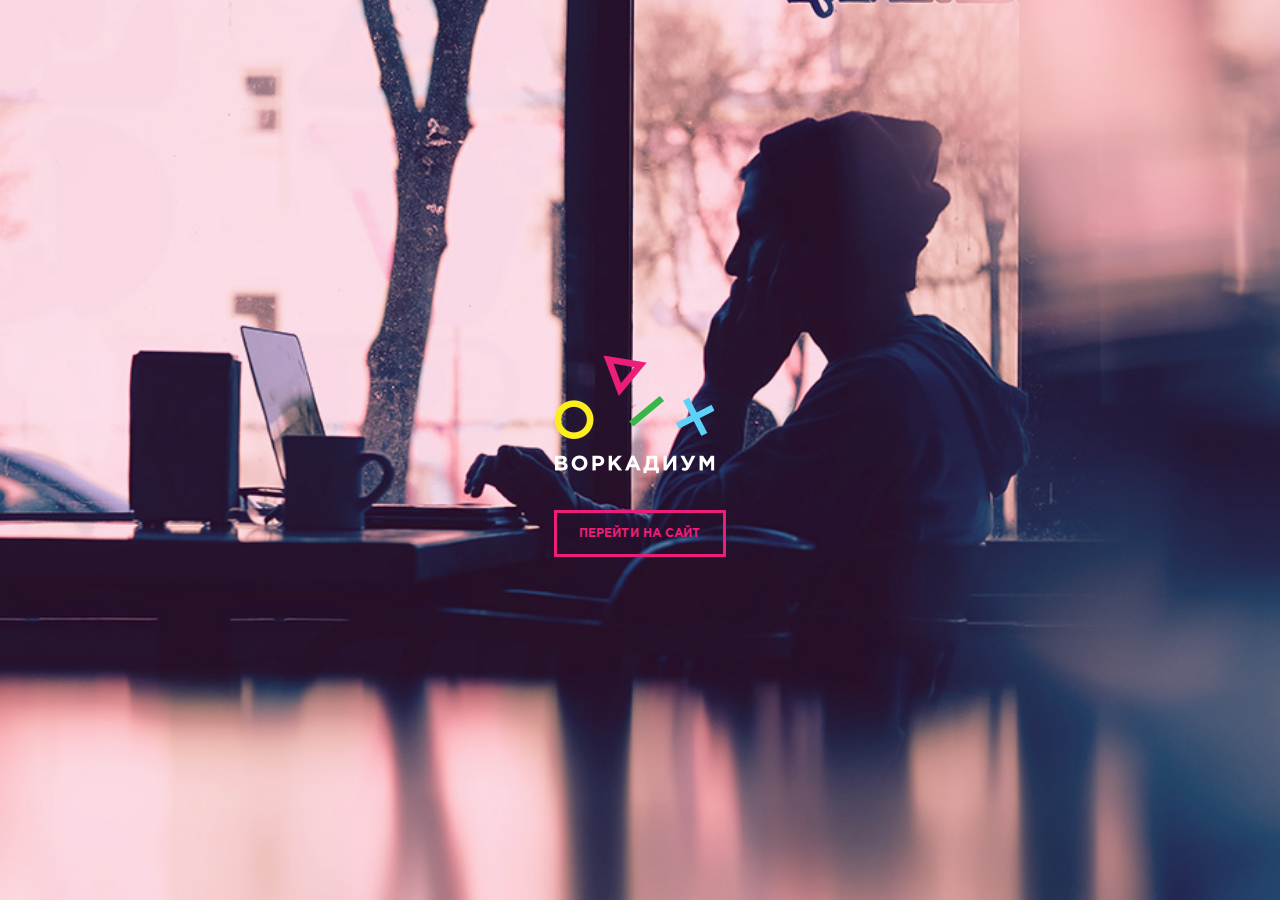
<file: index.html>
<!DOCTYPE html>
<html lang="ru">
<head>
  <meta charset="UTF-8">
  <meta name="viewport" content="width=device-width, initial-scale=1.0">
  <meta http-equiv="X-UA-Compatible" content="ie=edge">
    <link rel="stylesheet" href="./css/index.css">
  <title>Welcome</title>
</head>
<body>
  <div class="wrapping">
    <div class="introcontent">
      <div class="container introcontent__container">
        
        <div class="intro__сontent">
              
          <div class="intro__logo">
              <img src="./img/logo.png" class="intro__logo-image" alt="Logo">
            </div>
            
              <div class="intro__button">
                <!-- <button type="submit" class="main__button-send" >Перейти на сайт</button> -->
                <a href="./main.html" class="intro__button-send" >Перейти на сайт</a>
              </div>
          
                      
        </div>

        

      </div>
    </div>
  </div>
</body>
</html>
</file>
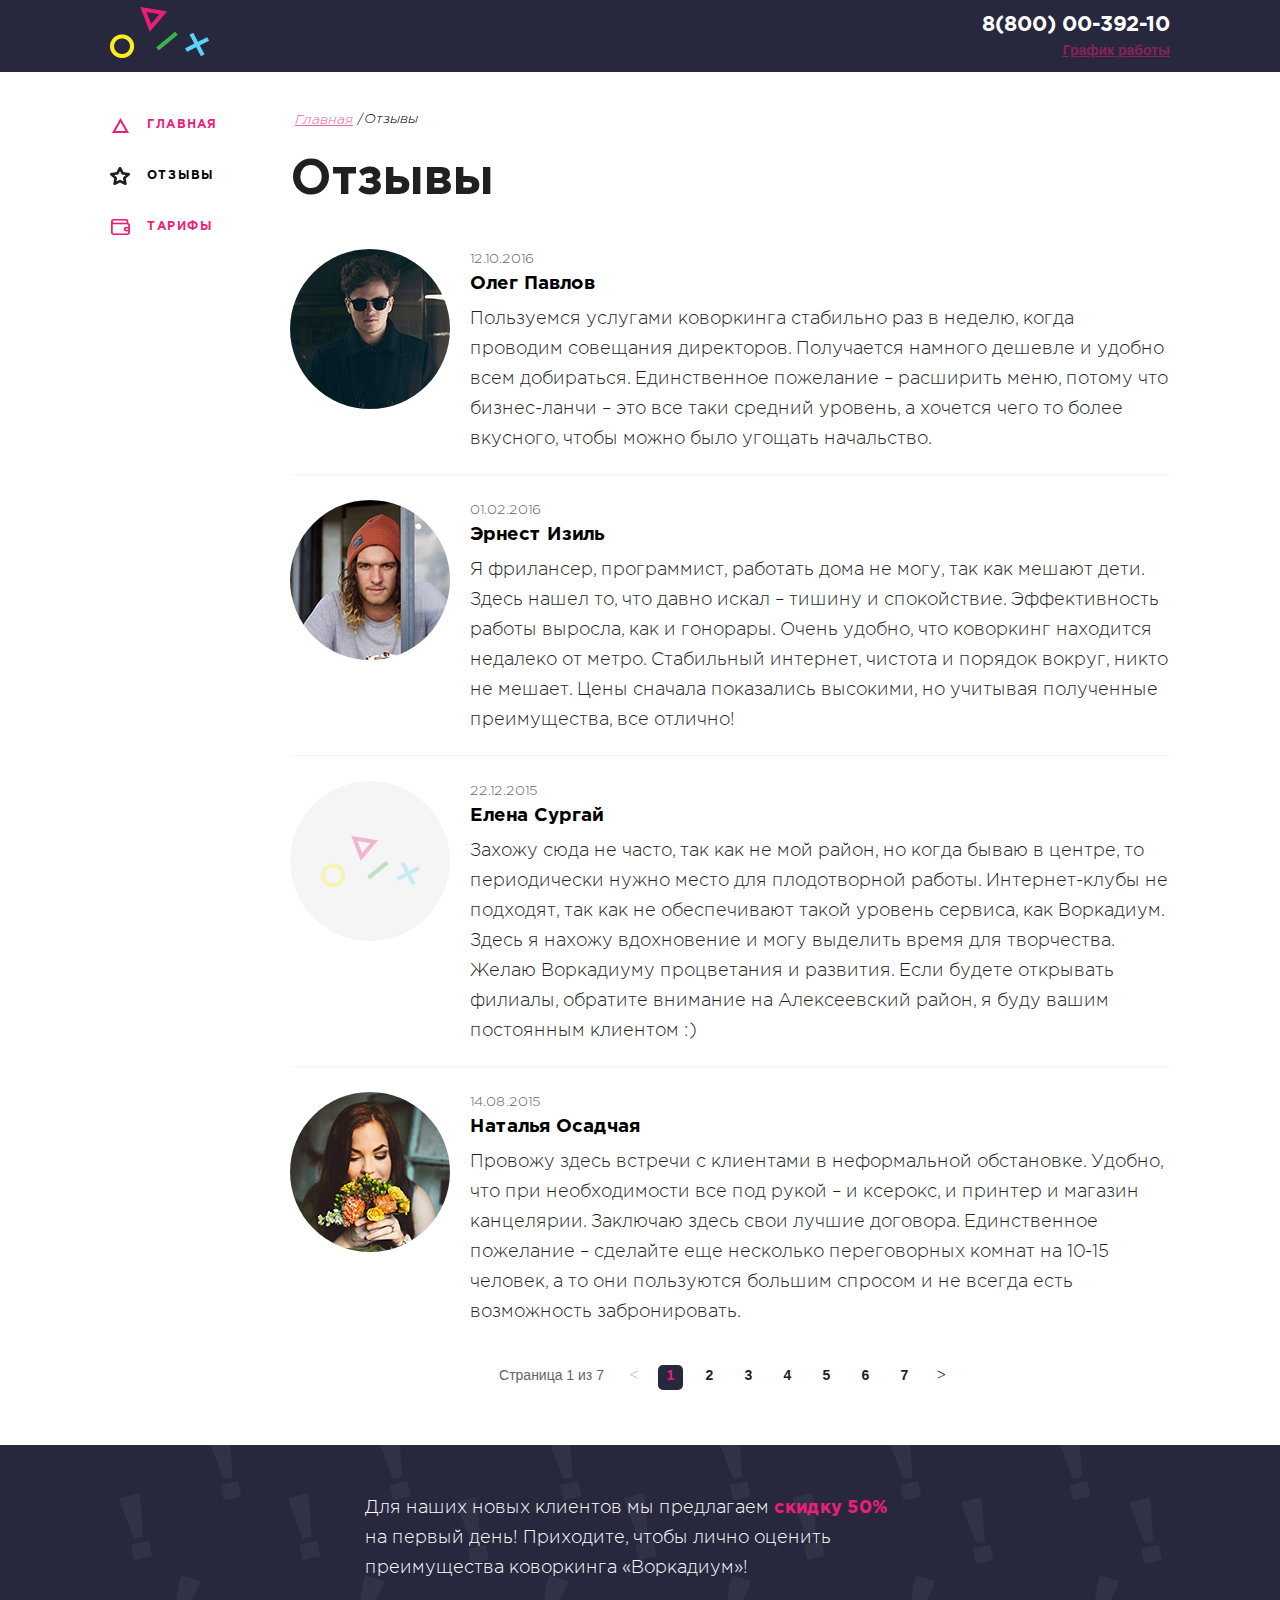
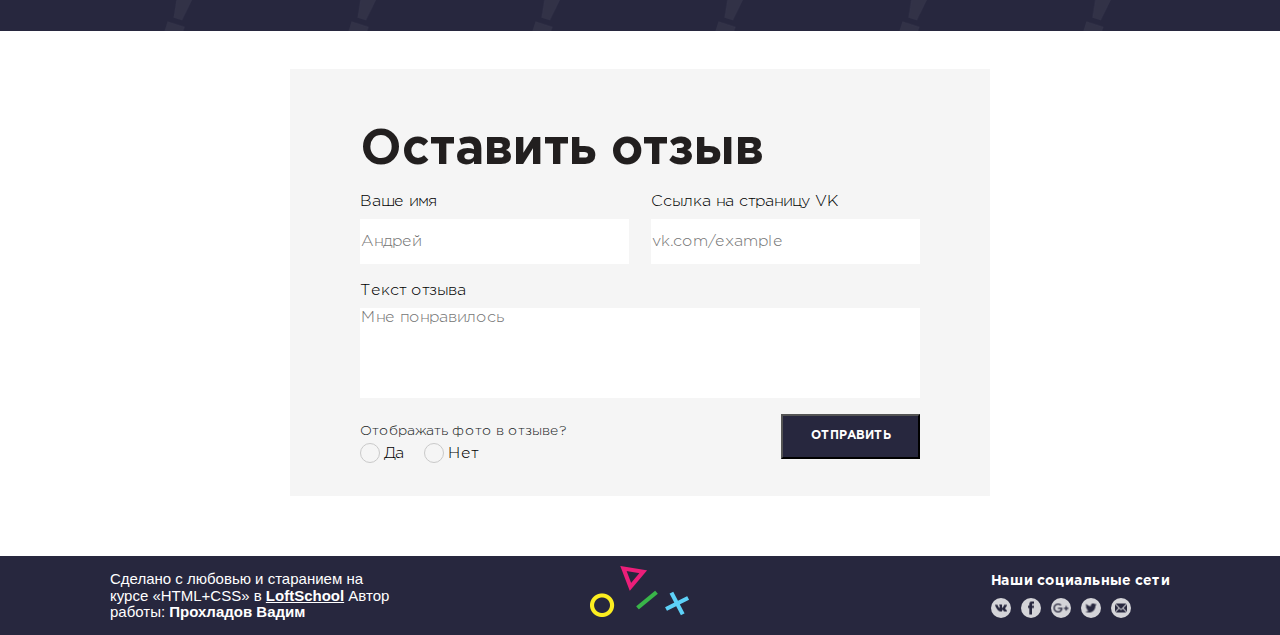
<file: comments.html>
<!DOCTYPE html>
<html lang="ru">
<head>
  <meta charset="UTF-8">
  <meta name="viewport" content="width=device-width, initial-scale=1.0">
  <meta http-equiv="X-UA-Compatible" content="ie=edge">
  <link rel="stylesheet" href="./css/new.css">
  <title>Отзывы</title>
</head>
<body>
  <div class="wrapper">

    <header class="header">
        <div class="container header__container">
            <a href="./main.html" class="logo">
              <img src="img/logo-fig.png" class="logo__image" alt="Логотип">
            </a>
            <address class="contacts">
              <a href="tel:+78000039210" class="contacts__phone">8(800) 00-392-10</a>
              <div class="contacts__schedule">График работы</div>
            </address>
            </div>
    </header>

    <div class="mainconent">
      
      <div class="container maincontent__container">
        <aside class="sidebar">
          <nav class="menu">
            <ul class="menu__list">
              <li class="menu__item">
                
                <a href="./main.html" class="menu__link menu__link--main ">ГЛАВНАЯ</a>
              </li>
              <li class="menu__item">
                
                <a href="#" class="menu__link menu__link--comments menu__link--comments-active">ОТЗЫВЫ</a>
              </li>
              <li class="menu__item">
                
                <a href="./prices.html" class="menu__link menu__link--tarriffs">ТАРИФЫ</a>
              </li>
            </ul>
          </nav>
        </aside>

        <main class="page">

          <!-- Главная/отзывы -->

          <nav class="breadcrumbs">
            <ul class="breadcrumbs__list">
              <li class="breadcrumbs__item">
                <a href="./main.html" class="breadcrumbs__link breadcrumbs__link--unactive">Главная</a>
                </li>
              <li class="breadcrumbs__item">
                <a href="#" class="breadcrumbs__link breadcrumbs__link--active">Отзывы</a>
              </li>
            </ul>
          </nav>
          <!-- Отзывы -->

          <div class="feed">
              <h1 class="main__title">Отзывы</h1>
              <ul class="news__list">
                <li class="news__item ">
                  <div class="news__pic">
                    <img src="img/comments_1.jpg" alt="Пользователь" class="news__avatar"></div>
                  <div class="news__desc">
                    <div class="news__date">12.10.2016</div>
                    <h3 class="news__title">Олег Павлов</h3>
                    <p class="news__text">Пользуемся услугами коворкинга стабильно раз в неделю, когда проводим совещания директоров. Получается намного дешевле и удобно всем добираться. Единственное пожелание – расширить меню, потому что бизнес-ланчи – это все таки средний уровень, а хочется чего то более вкусного, чтобы можно было угощать начальство.
                    </p>
                  </div>
                </li>
                <li class="news__item">
                  <div class="news__pic">
                    <img src="img/comments_2.jpg" alt="Пользователь" class="news__avatar"></div>
                  <div class="news__desc">
                    <div class="news__date">01.02.2016</div>
                    <h3 class="news__title">Эрнест Изиль</h3>
                    <p class="news__text">Я фрилансер, программист, работать дома не могу, так как мешают дети. Здесь нашел то, что давно искал – тишину и спокойствие. Эффективность работы выросла, как и гонорары. Очень удобно, что коворкинг находится недалеко от метро. Стабильный интернет, чистота и порядок вокруг, никто не мешает. Цены сначала показались высокими, но учитывая полученные преимущества, все отлично!
                    </p>
                    
                  </div>
                </li>
                <li class="news__item">
                  <div class="news__pic">
                    <div class="news__avatar news__avatar--round news__avatar--icon"></div></div>
                  <div class="news__desc">
                    <div class="news__date">22.12.2015</div>
                    <h3 class="news__title">Елена Сургай</h3>
                    <p class="news__text">Захожу сюда не часто, так как не мой район, но когда бываю в центре, то периодически нужно место для плодотворной работы. Интернет-клубы не подходят, так как не обеспечивают такой уровень сервиса, как Воркадиум. Здесь я нахожу вдохновение и могу выделить время для творчества. Желаю Воркадиуму процветания и развития. Если будете открывать филиалы, обратите внимание на Алексеевский район, я буду вашим постоянным клиентом :) 
                    </p>
                    
                  </div>
                </li>
              </li>
              <li class="news__item">
                <div class="news__pic">
                  <img src="img/comments__4.jpg" alt="Пользователь" class="news__avatar"></div>
                <div class="news__desc">
                  <div class="news__date">14.08.2015</div>
                  <h3 class="news__title">Наталья Осадчая</h3>
                  <p class="news__text">                 
                      Провожу здесь встречи с клиентами в неформальной обстановке. Удобно, что при необходимости все под рукой – и ксерокс, и принтер и магазин канцелярии. Заключаю здесь свои лучшие договора. Единственное пожелание – сделайте еще несколько переговорных комнат на 10-15 человек, а то они пользуются большим спросом и не всегда есть возможность забронировать.
                  </p>
                  
                </div>
              </li>
              </ul>
            </div>
            <!-- Страницы -->
          <div class="pagination">
            <!-- <div class="container pagintation__container"> -->
              <div class="pagination__display">
                Страница 1 из 7
              </div>
              <div class="pagination__pages-item">
                <a href="#" class="pages__arrow pages__arrow--left"><                  
                </a>
            </div>
                <ul class="pagination__pages-list">
                  <!-- <li class="pagination__pages-item">
                      <a href="#" class="pages__arrow pages__arrow--left"><                  
                      </a>
                  </li> -->
                  <li class="pagination__pages-item">
                    <a href="#" class="pagination__pages-link pagination__pages-link--active">1</a>
                  </li>
                  <li class="pagination__pages-item">
                    <a href="#" class="pagination__pages-link">2</a>
                  </li>
                  <li class="pagination__pages-item">
                    <a href="#" class="pagination__pages-link">3</a>
                  </li>
                  <li class="pagination__pages-item">
                    <a href="#" class="pagination__pages-link">4</a>
                  </li>
                  <li class="pagination__pages-item">
                    <a href="#" class="pagination__pages-link">5</a>
                  </li>
                  <li class="pagination__pages-item">
                    <a href="#" class="pagination__pages-link">6</a>
                  </li>
                  <li class="pagination__pages-item">
                    <a href="#" class="pagination__pages-link">7</a>
                  </li>
                  <!-- <li class="pagination__pages-item">
                      <a href="#" class="pages__arrow pages__arrow--right">>
                        </a>
                  </li> -->
                </ul> 
                <div class="pagination__pages-item">
                  <a href="#" class="pages__arrow pages__arrow--right">>
                    </a>
                  </div>         
              <!-- </div> -->
            </div>
             
        </main>

      </div>
    
    <!-- Инфа в прямоугольнике -->
    <div class="rectangle__info rectangle__pattern">
      <div class="container rectangle__container">
        
          <div class="rectangle__desc">
              Для наших новых клиентов мы предлагаем <span class="rectangle__text">скидку 50%</span> на первый день! Приходите, чтобы лично оценить преимущества коворкинга «Воркадиум»!
              </div>
            </div>
      </div>

      <!-- Форма -->
      <div class="form__area">
        <div class="container form__container">
            <form action="#" method="POST">
            <h1 class="form__title">Оставить отзыв</h1>
            <div class="form__line">

              <div class="form__column">
              <label for="username" class="form__label">Ваше имя</label>
              <input type="text" id="username" class="form__userdata" placeholder="Андрей">
              </div>

              <div class="form__column">
                  <label for="vk" class="form__label">Ссылка на страницу VK</label>
                  <input type="text" id="vk" class="form__userdata" placeholder="vk.com/example">
              </div>           
            </div>
            <div class="form__textarea-wrapper">
            <label for="textarea" class="form__label">Текст отзыва</label>
            <textarea placeholder="Мне понравилось" class="form__textarea" id="textarea"></textarea>
          </div>
            
          
            
            <div class="form__line">

                <div class="form__column">
                  <span class="form__title__question">Отображать фото в отзыве?</span>
                  <div class="form__line form__line--radio">
                    <label class="form__answer" >
                      <input class="form__radio" type="radio" name="question"> 
                      <div class="form__radio-fake"></div>
                      <div class="form__title-answer">Да</div>
                    </label>
                    <label class="form__answer"> 
                      <input class="form__radio" type="radio" name="question">
                      <div class="form__radio-fake"></div>
                      <div class="form__title-answer">Нет</div>
                    </label>
                  </div>
                </div>
                <button type="submit" class="form__button">Отправить</button>
              </div>
           
          </form>
          

        </div>

      </div>
    </div>

    <!-- Футер -->
    <footer class="footer">
        <div class="container footer__container">
          <div class="footer__col footer__col--left">
          <div class="author">
            Сделано с любовью и старанием на курсе «‎HTML+CSS» в <a href="#"
              class="footer__link">LoftSchool</a>
            Автор работы: <span class="footer__text">Прохладов Вадим</span>
          </div>
        </div>

          <div class="footer__col footer__col--center">
          <div class="logo__footer">
            <img src="img/logo-fig.png" alt="Лого" class="img__footer">
          </div>
        </div>

        <div class="footer__col footer__col--right">
          <div class="socials">
            <div class="socials__text">Наши социальные сети</div>
            <ul class="socials__list">
              <li class="socials__item">
                <a href="#" class="socials__link social__active">
                  <img src="img/vk.png" alt="ВК" class="socials__icon">
                </a>
              </li>
              <li class="socials__item">
                <a href="#" class="socials__link social__active">
                  <img src="img/fb.png" alt="FB" class="socials__icon">
                </a>
              </li>
              <li class="socials__item">
                <a href="#" class="socials__link social__active">
                  <img src="img/google.png" alt="Google"
                    class="socials__icon">
                </a>
              </li>
              <li class="socials__item">
                <a href="#" class="socials__link social__active">
                  <img src="img/twitter.png" alt="Twitter"
                    class="socials__icon">
                </a>
              </li>
              <li class="socials__item">
                <a href="#" class="socials__link social__active">
                  <img src="img/mail.png" alt="Mail" class="socials__icon">
                </a>
              </li>
            </ul>
          </div>
        </div>

        </div>

      </footer>
     
    
         </div>
  
  
  </body>
</html>
</file>
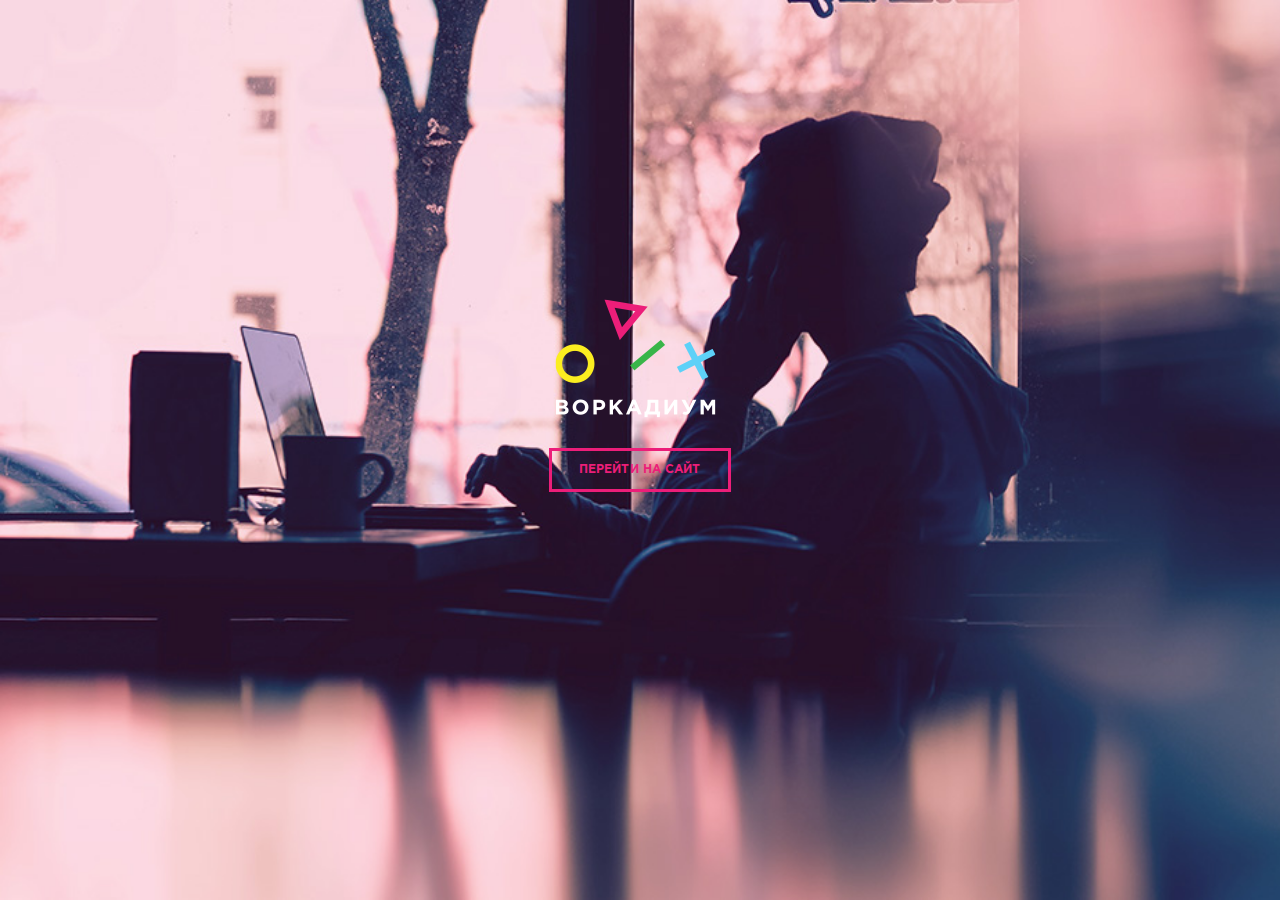
<file: hello.html>
<!DOCTYPE html>
<html lang="ru">
<head>
  <meta charset="UTF-8">
  <meta name="viewport" content="width=device-width, initial-scale=1.0">
  <meta http-equiv="X-UA-Compatible" content="ie=edge">
    <link rel="stylesheet" href="./css/hello.css">
  <title>Welcome</title>
</head>
<body>
  <div class="wrapper">
    <div class="maincontent">
      <div class="container maincontent__container">
        
        <div class="main__сontent">
              
          <div class="main__logo">
              <img src="./img/logo.png" class="main__logo-image" alt="Logo">
            </div>
            <form action="./index.html">
              <div class="main__button">
                <button type="submit" class="main__button-send">Перейти на сайт</button>
              </div>
          </form>
                      
        </div>

        

      </div>
    </div>
  </div>
</body>
</html>
</file>
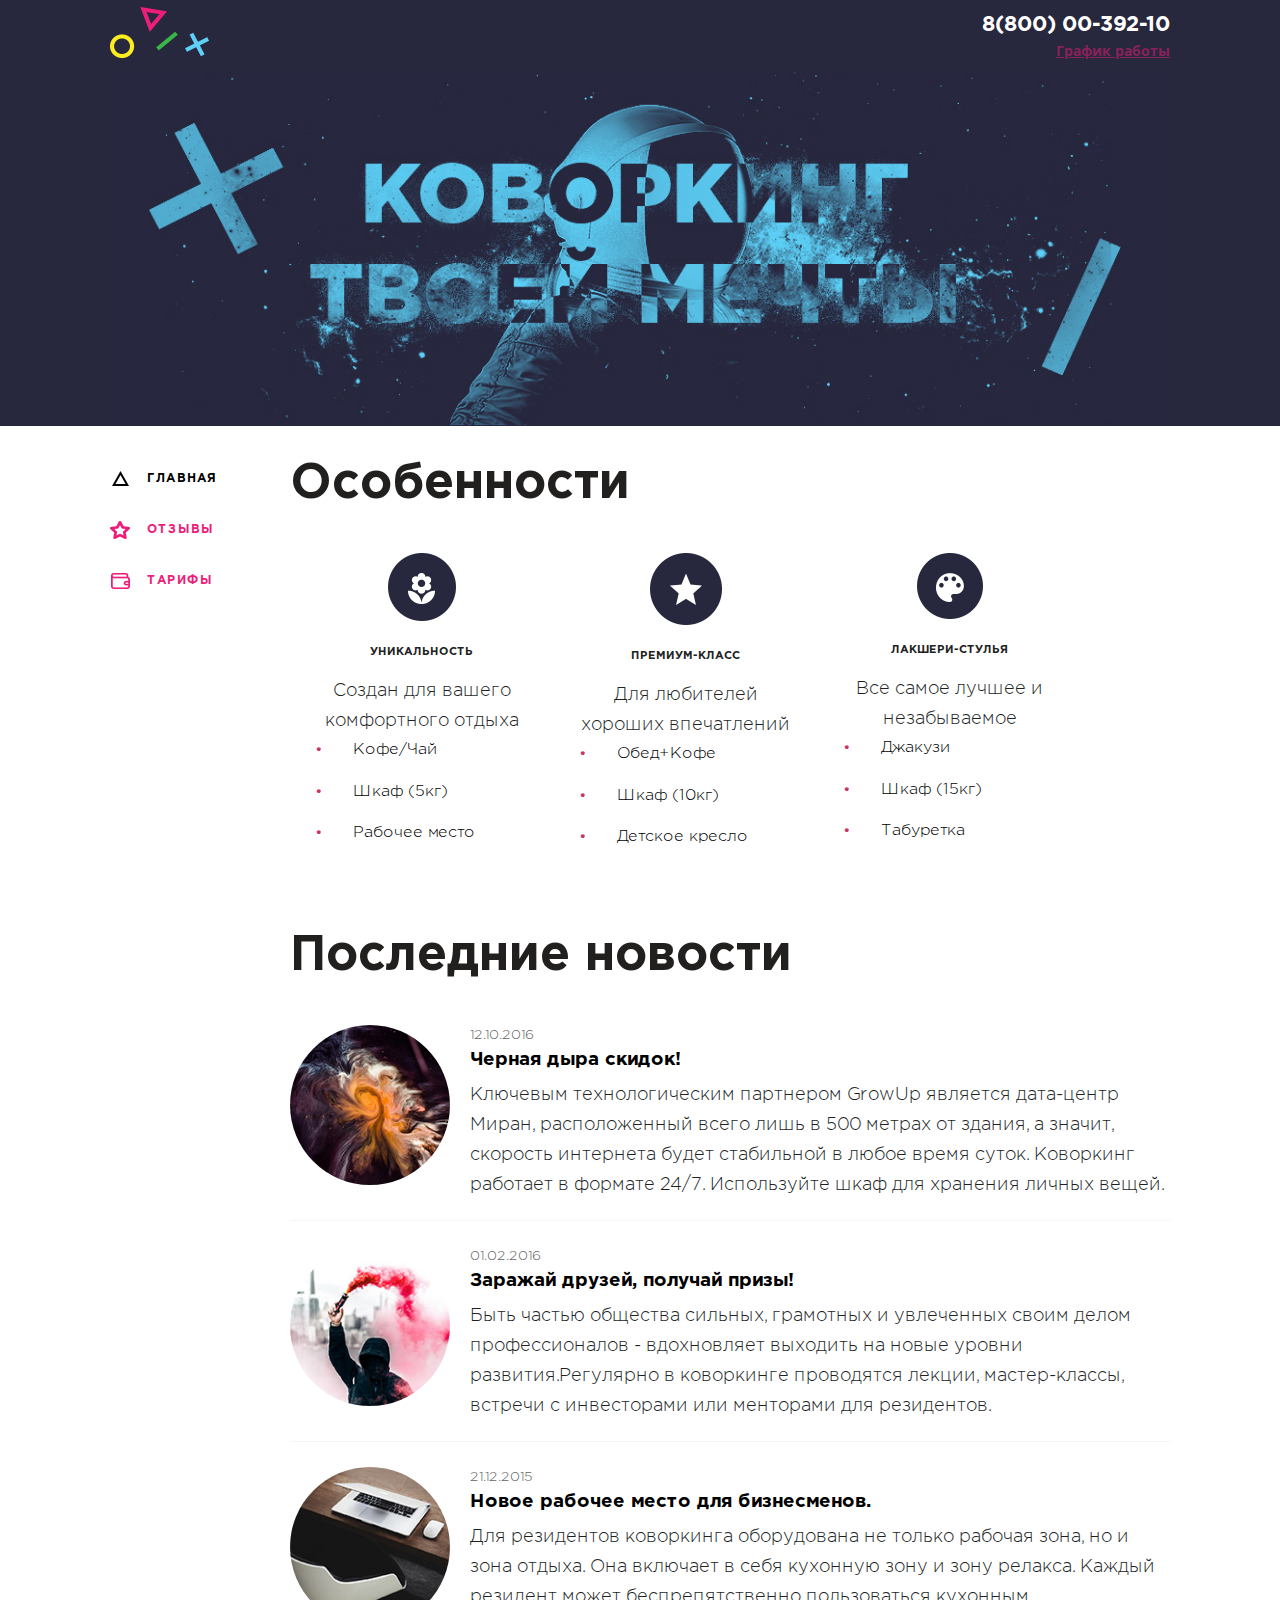
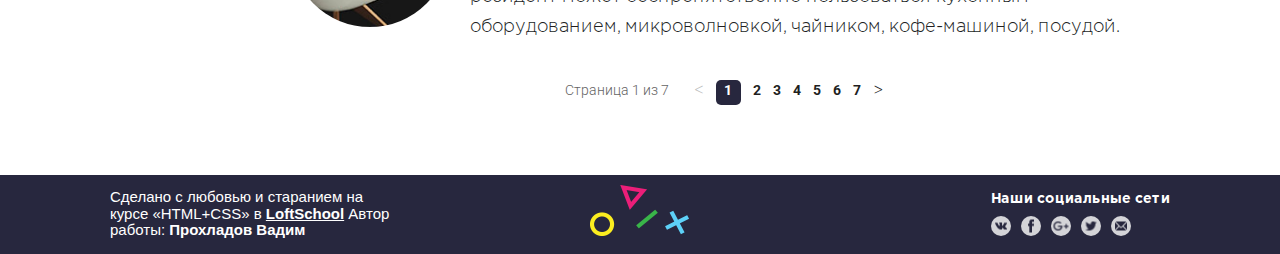
<file: main.html>
<!DOCTYPE html>
<html lang="ru">

  <head>
    <meta charset="UTF-8">
    <meta name="viewport" content="width=device-width, initial-scale=1.0">
    <!-- <meta name="viewport" content="width=1060, initial-scale=1.0"> -->
    <link
      href="https://fonts.googleapis.com/css?family=Roboto:300,400,700&display=swap"
      rel="stylesheet">
    <link href="https://fonts.googleapis.com/css?family=Open+Sans&display=swap"
      rel="stylesheet">
    <meta http-equiv="X-UA-Compatible" content="ie=edge">
        <link rel="stylesheet" href="./css/new.css">

    <title>Workadium</title>
  </head>

  <body>
    <div class="wrapper">
      <header class="header">
        <div class="container header__container">
          <a href="#" class="logo">
            <img src="img/logo-fig.png" class="logo__image" alt="Логотип">
          </a>
          <!-- <div class="background__preview">
          <img src="img/Rectangle 1.png" alt="" class="background__preview-pic">
        </div> -->
          <address class="contacts">
            <a href="tel:+78000039210" class="contacts__phone">8(800) 00-392-10</a>
            <div class="contacts__schedule">График работы</div>
          </address>
        </div>

        <div class="about container">
          <img src="img/Banner.jpg" class="banner__image" alt="Коворкинг твоей
            мечты">
        </div>

      </header>

      <div class="maincontent">
        <div class="container maincontent__container">
          <aside class="sidebar">
            <nav class="menu">
              <ul class="menu__list">
                <li class="menu__item">

                  <a href="#" class="menu__link menu__link--main
                    menu__link--main-active">ГЛАВНАЯ</a>
                </li>
                <li class="menu__item">

                  <a href="./comments.html" class="menu__link
                    menu__link--comments">ОТЗЫВЫ</a>
                </li>
                <li class="menu__item">

                  <a href="./prices.html" class="menu__link
                    menu__link--tarriffs">ТАРИФЫ</a>
                </li>
              </ul>
            </nav>
          </aside>

          <main class="page">
            <!-- Особенности -->

            <div class="features">
              <h1 class="main__title">Особенности</h1>
              <!-- Уникальность -->
              <ul class="features__items">
                <li class="features__item-feat feat">
                  <div class="feat__icon">
                    <img src="img/flower.png" alt="Цветок" сlass="feat__img">
                  </div>

                  <div class="feat__title">УНИКАЛЬНОСТЬ</div>
                  <p class="feat__desc">Создан для вашего комфортного отдыха</p>
                  <ul class="feat__list">
                    <li class="feat__list-item">
                      <span>Кофе/Чай</span>
                    </li>
                    <li class="feat__list-item">
                      <span>Шкаф (5кг)</span>
                    </li>
                    <li class="feat__list-item">
                      <span>Рабочее место</span>
                    </li>
                  </ul>
                </li>
                <!-- Премиум -->
                <li class="features__item-feat feat">
                  <div class="feat__icon">
                    <img src="./img/mark-as-favorite-star.png" alt="Звезда"
                      сlass="feat__img">
                  </div>

                  <div class="feat__title">ПРЕМИУМ-КЛАСС</div>
                  <p class="feat__desc">Для любителей хороших впечатлений</p>
                  <ul class="feat__list">
                    <li class="feat__list-item">
                      <span>Обед+Кофе</span>
                    </li>
                    <li class="feat__list-item">
                      <span>Шкаф (10кг)</span>
                    </li>
                    <li class="feat__list-item">
                      <span>Детское кресло</span>
                    </li>
                  </ul>
                </li>
                <!-- Лакшери -->
                <li class="features__item-feat feat">
                  <div class="feat__icon">
                    <img src="./img/painter-palette.png"alt="Палетка"
                      сlass="feat__img">
                  </div>

                  <div class="feat__title">ЛАКШЕРИ-СТУЛЬЯ</div>
                  <p class="feat__desc">Все самое лучшее и незабываемое</p>
                  <ul class="feat__list">
                    <li class="feat__list-item">
                      <span>Джакузи</span>
                    </li>
                    <li class="feat__list-item">
                      <span>Шкаф (15кг)</span>
                    </li>
                    <li class="feat__list-item">
                      <span>Табуретка</span>
                    </li>
                  </ul>
                </li>
              </ul>
            </div>
            <!-- Последние новости -->

            <div class="feed">
              <h1 class="main__title">Последние новости</h1>
              <ul class="news__list">
                <li class="news__item">
                  <div class="news__pic">
                    <img src="img/Layer 6.jpg" alt="Скидки"
                      class="news__avatar"></div>
                  <div class="news__desc">
                    <div class="news__date">12.10.2016</div>
                    <h3 class="news__title">Черная дыра скидок!</h3>
                    <p class="news__text">Ключевым технологическим партнером
                      GrowUp является дата-центр Миран,
                      расположенный всего лишь в 500 метрах от здания, а значит,
                      скорость интернета будет стабильной в
                      любое время суток. Коворкинг работает в формате 24/7.
                      Используйте шкаф для хранения личных вещей.
                    </p>
                  </div>
                </li>
                <li class="news__item">
                  <div class="news__pic">
                    <img src="img/Layer 7.jpg" alt="Призы" class="news__avatar"></div>
                  <div class="news__desc">
                    <div class="news__date">01.02.2016</div>
                    <h3 class="news__title">Заражай друзей, получай призы!</h3>
                    <p class="news__text">Быть частью общества сильных,
                      грамотных и увлеченных своим делом профессионалов
                      - вдохновляет выходить на новые уровни развития.Регулярно
                      в коворкинге проводятся лекции, мастер-классы, встречи с
                      инвесторами
                      или менторами для резидентов.
                    </p>
                    <!-- <p class="news__text">Регулярно в коворкинге проводятся лекции, мастер-классы, встречи с инвесторами
                    или менторами для резидентов.
                  </p> -->
                  </div>
                </li>
                <li class="news__item">
                  <div class="news__pic">
                    <img src="img/Layer 9.jpg" alt="Новое рабочее место"
                      class="news__avatar"></div>
                  <div class="news__desc">
                    <div class="news__date">21.12.2015</div>
                    <h3 class="news__title">Новое рабочее место для бизнесменов.</h3>
                    <p class="news__text">Для резидентов коворкинга оборудована
                      не только рабочая зона, но и зона отдыха.
                      Она включает в себя кухонную зону и зону релакса. Каждый
                      резидент может беспрепятственно пользоваться кухонным
                      оборудованием,
                      микроволновкой, чайником, кофе-машиной, посудой.
                    </p>
                    <!-- <p class="news__text">Каждый резидент может беспрепятственно пользоваться кухонным оборудованием,
                    микроволновкой, чайником, кофе-машиной, посудой.
                  </p> -->
                  </div>
                </li>
              </ul>
            </div>
            <!-- Страницы -->
            <div class="pagination">
              <!-- <div class="container pagintation__container"> -->
              <div class="pagination__display">
                Страница 1 из 7
              </div>

              <ul class="pagination__pages-list">
                <li class="pagination__pages--item">
                  <a href="#" class="pages__arrow pages__arrow--left"><</a>
                  </li>
                  <li class="pagination__pages--item">
                    <a href="#" class="pagination__pages--link 
                      pagination__pages--link-active">1</a>
                  </li>
                  <li class="pagination__pages--item">
                    <a href="#" class="pagination__pages--link">2</a>
                  </li>
                  <li class="pagination__pages--item">
                    <a href="#" class="pagination__pages--link">3</a>
                  </li>
                  <li class="pagination__pages--item">
                    <a href="#" class="pagination__pages--link">4</a>
                  </li>
                  <li class="pagination__pages--item">
                    <a href="#" class="pagination__pages--link">5</a>
                  </li>
                  <li class="pagination__pages--item">
                    <a href="#" class="pagination__pages--link">6</a>
                  </li>
                  <li class="pagination__pages--item">
                    <a href="#" class="pagination__pages--link">7</a>
                  </li>
                  <li class="pagination__pages--item">
                    <a href="#" class="pages__arrow pages__arrow--right">>
                    </a>
                  </li>
                </ul>
                <!-- </div> -->


              </div>
            </main>
          </div>
        </div>

        <footer class="footer">
          <div class="container footer__container">
             <div class="footer__col footer__col--left">
            <div class="author">
              Сделано с любовью и старанием на курсе «‎HTML+CSS» в <a href="#"
                class="footer__link">LoftSchool</a>
              Автор работы: <span class="footer__text">Прохладов Вадим</span>
            </div>
          </div>
          
          <div class="footer__col footer__col--center">
            <div class="logo__footer">
              <img src="img/logo-fig.png" alt="Лого" class="img__footer">
            </div>
          </div>
          <div class="footer__col footer__col--right">
            <div class="socials">
              <div class="socials__text">Наши социальные сети</div>
              <ul class="socials__list">
                <li class="socials__item">
                  <a href="#" class="socials__link social__active">
                    <img src="img/vk.png" alt="ВК" class="socials__icon">
                  </a>
                </li>
                <li class="socials__item">
                  <a href="#" class="socials__link social__active">
                    <img src="img/fb.png" alt="FB" class="socials__icon">
                  </a>
                </li>
                <li class="socials__item">
                  <a href="#" class="socials__link social__active">
                    <img src="img/google.png" alt="Google"
                      class="socials__icon">
                  </a>
                </li>
                <li class="socials__item">
                  <a href="#" class="socials__link social__active">
                    <img src="img/twitter.png" alt="Twitter"
                      class="socials__icon">
                  </a>
                </li>
                <li class="socials__item">
                  <a href="#" class="socials__link social__active">
                    <img src="img/mail.png" alt="Mail" class="socials__icon">
                  </a>
                </li>
              </ul>
            </div>
          </div>
            
          

          </div>

        </footer>
      </div>

    </body>

  </html>
</file>
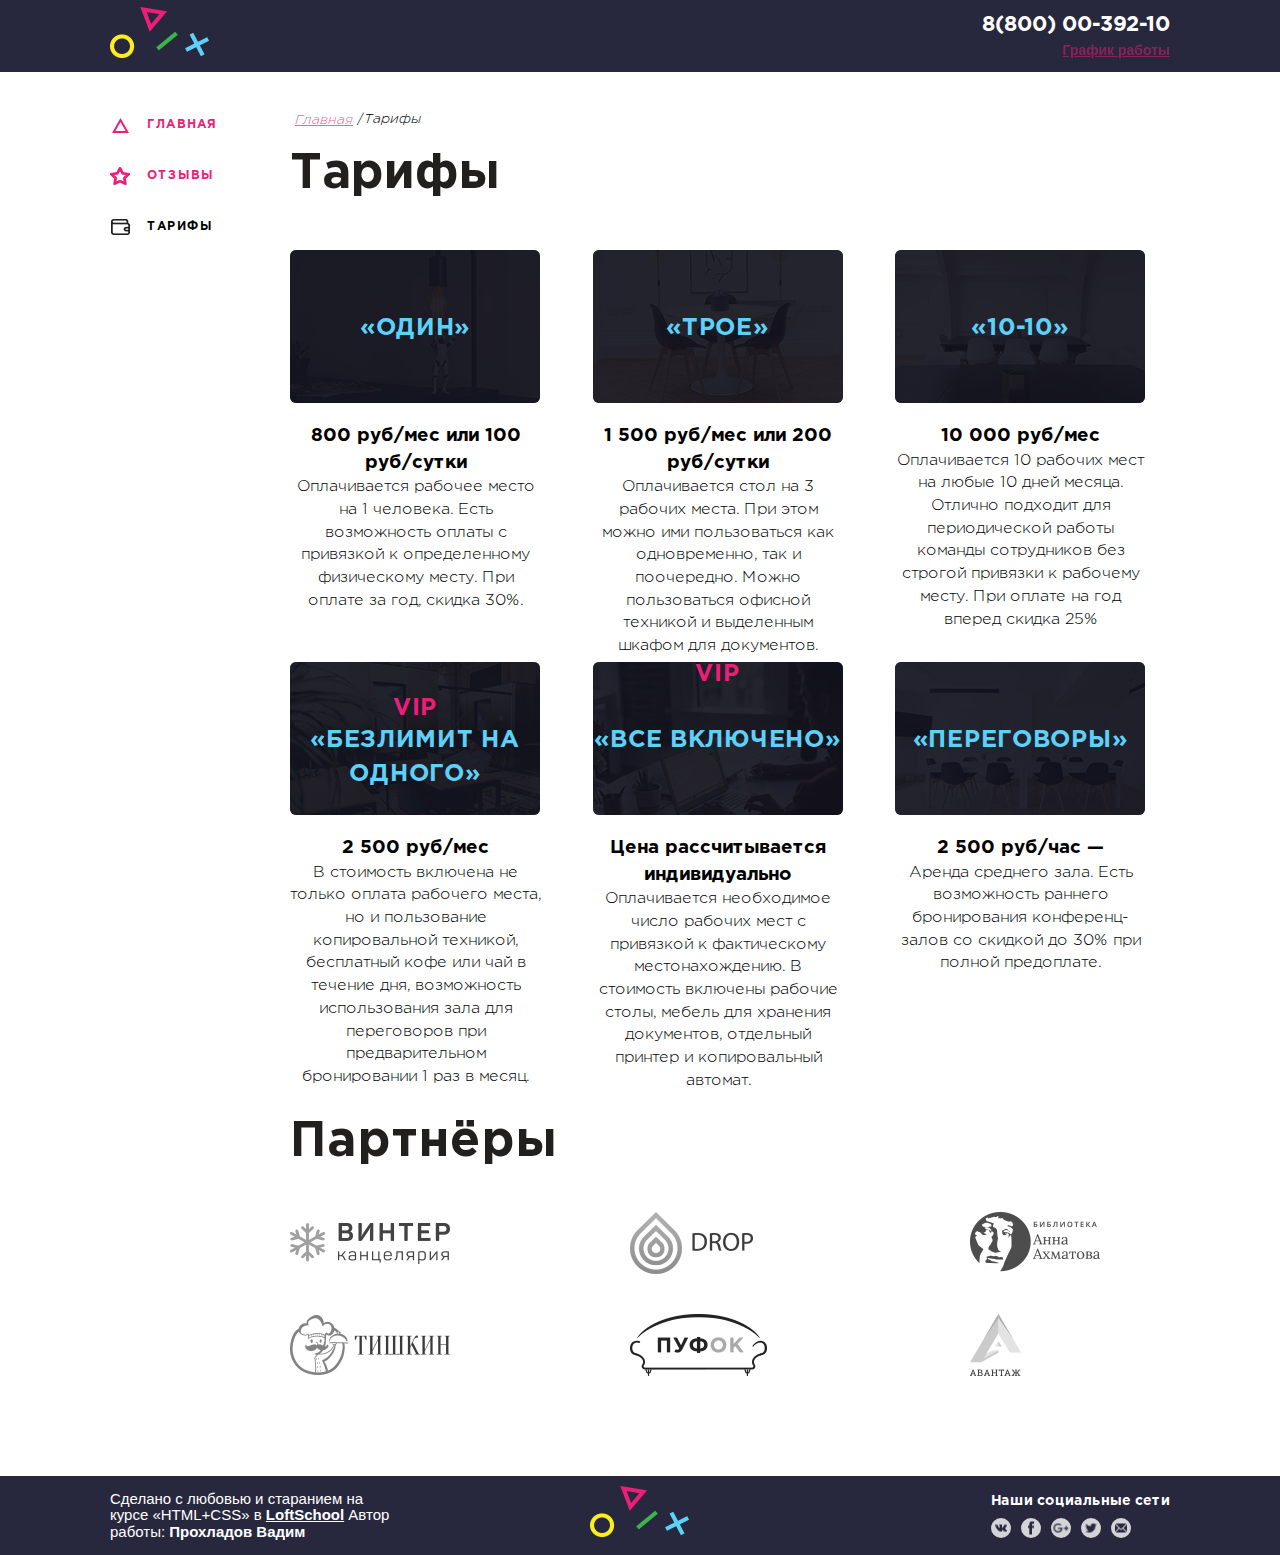
<file: prices.html>
<!DOCTYPE html>
<html lang="ru">
<head>
  <meta charset="UTF-8">
  <meta name="viewport" content="width=device-width, initial-scale=1.0">
  <meta http-equiv="X-UA-Compatible" content="ie=edge">
  <link rel="stylesheet" href="./css/new.css">
  <title>Тарифы</title>
</head>
<body>
  <div class="wrapper">
      <header class="header">
        <div class="container header__container">
          <a href="./main.html" class="logo">
            <img src="img/logo-fig.png" class="logo__image" alt="Логотип">
          </a>
          <address class="contacts">
            <a href="tel:+78000039210" class="contacts__phone">8(800) 00-392-10</a>
            <div class="contacts__schedule">График работы</div>
          </address>
          </div>
      </header>

      <div class="maincontent">
        <div class="container maincontent__container">
          <aside class="sidebar">
            <nav class="menu">
              <ul class="menu__list">
                <li class="menu__item">
                  
                  <a href="./main.html" class="menu__link menu__link--main ">ГЛАВНАЯ</a>
                </li>
                <li class="menu__item">
                  
                  <a href="./comments.html" class="menu__link menu__link--comments ">ОТЗЫВЫ</a>
                </li>
                <li class="menu__item">
                  
                  <a href="#" class="menu__link menu__link--tarriffs menu__link--tarriffs-active">ТАРИФЫ</a>
                </li>
              </ul>
            </nav>
          </aside>
  
          <main class="page">
  
            <!-- Главная/отзывы -->
  
            <nav class="breadcrumbs">
              <ul class="breadcrumbs__list">
                <li class="breadcrumbs__item">
                  <a href="./main.html" class="breadcrumbs__link breadcrumbs__link--unactive">Главная</a>
                  </li>
                <li class="breadcrumbs__item">
                  <a href="#" class="breadcrumbs__link breadcrumbs__link--active">Тарифы</a>
                </li>
              </ul>
            </nav>
          
          <!-- Тарифы -->
          <section class="services">
            <div class="services__container">
                <h1 class="services__title">Тарифы</h1>
                
                    <ul class="services__list">
                        <li class="card">
                            <div class="card__logo">
                                <img src="./img/one.png" alt="Один" class="card__logo-image">
                                <h2 class="card__logo-title">«Один»</h2>
                            </div>
                            <div class="card__desc">
                                <h3 class="card__title">800 руб/мес 
                                  или 100 руб/сутки</h3>
                                <p class="card__text">Оплачивается рабочее место на 1 человека. Есть возможность оплаты с привязкой к определенному физическому месту. При оплате за год, скидка 30%.</p>
                            </div>
                        </li>
                        <li class="card">
                            <div class="card__logo">
                                <img src="./img/three.png" alt="Трое" class="card__logo-image">
                                <h2 class="card__logo-title">«Трое»</h2>
                            </div>
                            <div class="card__desc">
                                <h3 class="card__title">1 500 руб/мес
                                  или 200 руб/сутки</h3>
                                <p class="card__text">Оплачивается стол на 3 рабочих места. При этом можно ими пользоваться как одновременно, так и поочередно. Можно пользоваться офисной техникой и выделенным шкафом для документов.</p>
                            </div>
                        </li>
                        <li class="card">
                            <div class="card__logo">
                                <img src="./img/10.png" alt="10-10" class="card__logo-image">
                                <h2 class="card__logo-title">«10-10»</h2>
                            </div>
                            <div class="card__desc">
                                <h3 class="card__title">10 000 руб/мес</h3>
                                <p class="card__text">Оплачивается 10 рабочих мест на любые 10 дней месяца. Отлично подходит для периодической работы команды сотрудников без строгой привязки к рабочему месту. При оплате на год вперед скидка 25%</p>
                            </div>
                        </li>
                        <li class="card">
                            <div class="card__logo">
                                <img src="./img/no_limits.png" alt="Безлим на одного" class="card__logo-image">
                                
                                <h2 class="card__logo-title"> «Безлимит
                                  на одного» </h2>
                                  <h2 class="card__logo-title--pink">VIP
                                  </h2>
                                
                            </div>
                            <div class="card__desc">
                                <h3 class="card__title">2 500 руб/мес</h3>
                                <p class="card__text">В стоимость включена не только оплата рабочего места, но и пользование копировальной техникой, бесплатный кофе или чай в течение дня, возможность использования зала для переговоров при предварительном бронировании 1 раз в месяц.</p>
                            </div>
                        </li>
                        <li class="card">
                            <div class="card__logo">
                                <img src="./img/all_in.png" alt="Все включено" class="card__logo-image">
                                
                                <h2 class="card__logo-title">«Все
                                  включено» </h2>
                                  <h2 class="card__logo-title--pink">VIP
                                  </h2>
                                
                            </div>
                            <div class="card__desc">
                                <h3 class="card__title">Цена рассчитывается индивидуально</h3>
                                <p class="card__text">Оплачивается необходимое число рабочих мест с привязкой к фактическому местонахождению. 
                                  В стоимость включены рабочие столы, мебель для хранения документов, отдельный принтер 
                                  и копировальный автомат. </p>
                            </div>
                        </li>
                        <li class="card">
                            <div class="card__logo">
                                <img src="./img/meetings.png" alt="Переговоры" class="card__logo-image">
                                <h2 class="card__logo-title">«Переговоры»</h2>
                            </div>
                            <div class="card__desc">
                                <h3 class="card__title">2 500 руб/час — </h3>
                                <p class="card__text">Аренда среднего зала. Есть возможность раннего бронирования конференц-залов 
                                  со скидкой до 30% при полной предоплате.</p>
                            </div>
                        </li>
                    </ul>  
            </div>
        </section>
                    <!-- Партнеры -->
                    <section class="partners">
                      <div class="container partners__container">

                      <h1 class="partners__title">Партнёры</h1>
                      <ul class="partners__list">
                          <li class="partners__card">
                              <div class="partner__logo">
                                  <a href="#" class="partner__link">
                                      <img src="./img/logo-1.png" alt="Винтер" class="partner__logo--icon">
                                  </a>
                                  
                              </div>
                              </li>
                              <li class="partners__card">
                                <div class="partner__logo">
                                    <a href="#" class="partner__link">
                                        <img src="./img/logo-2.png" alt="Дроп" class="partner__logo--icon">
                                    </a>
                                </div>
                                </li>
                                <li class="partners__card">
                                    <div class="partner__logo">
                                        <a href="#" class="partner__link">
                                            <img src="./img/logo-3.png" alt="Ахматова" class="partner__logo--icon">
                                        </a>
                                    </div>
                                    </li>
                                    <li class="partners__card">
                                        <div class="partner__logo">
                                            <a href="#" class="partner__link">
                                                <img src="./img/logo-4.png" alt="Тишкин" class="partner__logo--icon">
                                            </a>
                                        </div>
                                        </li>
                                        <li class="partners__card">
                                            <div class="partner__logo">
                                                <a href="#" class="partner__link">
                                                    <img src="./img/logo-5.png" alt="Пуфок" class="partner__logo--icon">
                                                </a>
                                            </div>
                                            </li>
                                            <li class="partners__card">
                                                <div class="partner__logo">
                                                    <a href="#" class="partner__logo partner__logo--avantage">
                                                        <img src="./img/logo-6.png" alt="Авантаж" class="partner__logo--icon">
                                                    </a>
                                                </div>
                                                </li>
                      </ul>


                      </div>
                    </section>
          </main>
  
        </div>
      </div>
      
      <footer class="footer">
        <div class="container footer__container">

          <div class="footer__col footer__col--left">
            <div class="author">
              Сделано с любовью и старанием на курсе «‎HTML+CSS» в <a href="#"
                class="footer__link">LoftSchool</a>
              Автор работы: <span class="footer__text">Прохладов Вадим</span>
            </div>
          </div>
          
            <div class="footer__col footer__col--center">
            <div class="logo__footer">
              <img src="img/logo-fig.png" alt="Лого" class="img__footer">
            </div>
          </div>
  
          <div class="footer__col footer__col--right">
            <div class="socials">
              <div class="socials__text">Наши социальные сети</div>
              <ul class="socials__list">
                <li class="socials__item">
                  <a href="#" class="socials__link social__active">
                    <img src="img/vk.png" alt="ВК" class="socials__icon">
                  </a>
                </li>
                <li class="socials__item">
                  <a href="#" class="socials__link social__active">
                    <img src="img/fb.png" alt="FB" class="socials__icon">
                  </a>
                </li>
                <li class="socials__item">
                  <a href="#" class="socials__link social__active">
                    <img src="img/google.png" alt="Google"
                      class="socials__icon">
                  </a>
                </li>
                <li class="socials__item">
                  <a href="#" class="socials__link social__active">
                    <img src="img/twitter.png" alt="Twitter"
                      class="socials__icon">
                  </a>
                </li>
                <li class="socials__item">
                  <a href="#" class="socials__link social__active">
                    <img src="img/mail.png" alt="Mail" class="socials__icon">
                  </a>
                </li>
              </ul>
            </div>
          </div>

        </div>

      </footer>



  </div>


</body>
</html>
</file>
<file: css/index.css>
@import url('./fonts.css');
@import url('./normalize.css');


body {
  font-family: 'Gotham Pro', Arial, Helvetica, sans-serif;
  font-weight: 300;
  font-size: 16px;
  line-height: 1.42;
  -webkit-font-smoothing: antialiased;
  margin: 0;
}

  html, body{
  height: 100%;
  width: 100%;
}

.wrapping{
  height: 100%;
  width: 100%;
  background: url("../img/aso6syjzgps-hannah-wei.jpg");
  background-repeat: no-repeat;
  background-size: cover;
  
  }

.introcontent{
  height: 100%;
  }


.introcontent__container{
  height: 100%;
  display: flex;
  justify-content: center;
  align-items: center
  
}

.intro__content{
  text-align: center;
  margin-top: 200px;
}

.intro__logo{
margin-bottom: 40px;

}

.intro__button{
/* display: flex;
justify-content: center;
align-items: center; */
/* padding-left: 250px; */
/* padding-top: 30px; */
/* padding-right: 250px; */

}
.intro__button-send{
  padding: 15px 22px 15px 22px;
/* padding-right: 10px; */
width: 182px;
height: 44px;
text-decoration: none;
font-size: 12px;
font-weight: 700;
color: #ec1e79;
border: 3px solid #ec1e79;
align-items: center;
text-transform: uppercase;
background-color: transparent;
}

.intro__button-send:hover{
  background-color: #ec1e79;
  cursor: pointer;
  color: #ffff;
}
</file>
<file: css/new.css>
@import url('./fonts.css');
@import url('./normalize.css');
@import url('./base.css');
@import url('./header.css');
@import url('./menu.css');
@import url('./features.css');
@import url('./news.css');
@import url('./breadcrumbs.css');
@import url('./rectangle.css');
@import url('./form.css');
@import url('./services.css');
@import url('./card.css');
@import url('./partners.css');


@import url('./sidebar.css');
@import url('./sidebar_icons_for_prices.css');



@import url('./pagination.css');
@import url('./footer.css');
@import url('./socials.css');
</file>
<file: css/hello.css>
@import url('./fonts.css');
@import url('./normalize.css');


body {
  font-family: 'Gotham Pro', Arial, Helvetica, sans-serif;
  font-weight: 300;
  font-size: 16px;
  line-height: 1.42;
  -webkit-font-smoothing: antialiased;
  margin: 0;
}

  html, body{
  height: 100%;
  width: 100%;
}

.wrapper{
  height: 100%;
  width: 100%;
  background: url("../img/aso6syjzgps-hannah-wei.jpg");
  background-repeat: no-repeat;
  background-size: cover;
  
  }

.main__content{
  display: flex;
  
}
.main__logo{
display: flex;
justify-content: center;
align-items: center;
padding-top: 299px;
padding-right: 10px;
}

.main__button{
display: flex;
justify-content: center;
align-items: center;
padding-left: 250px;
padding-top: 30px;
padding-right: 250px;
}
.main__button-send{
font-size: 12px;
font-weight: 700;
color: #ec1e79;
width: 182px;
height: 44px;
border: 3px solid #ec1e79;
align-items: center;
text-transform: uppercase;
background-color: transparent;
}

.main__button-send:hover{
  background-color: #ec1e79;
  cursor: pointer;
  color: #ffff;
}
</file>
